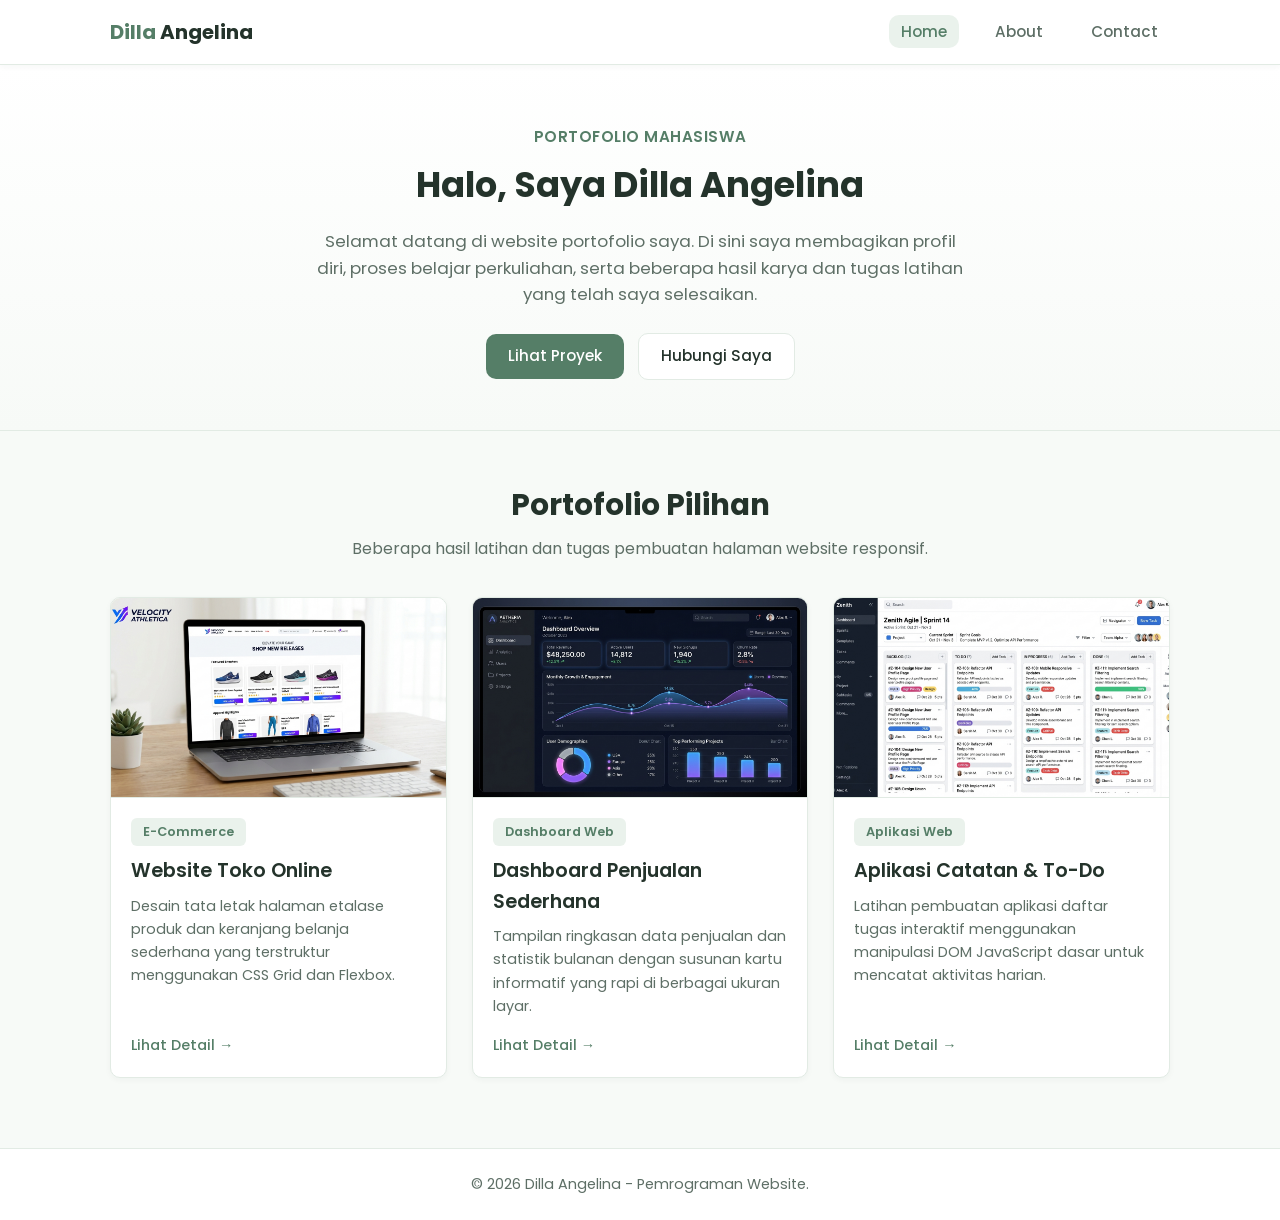
<file: index.html>
<!doctype html>
<html lang="id">
  <head>
    <meta charset="UTF-8" />
    <meta name="viewport" content="width=device-width, initial-scale=1.0" />
    <meta
      name="description"
      content="Portofolio Dilla Angelina - Mahasiswa Web Development. Kumpulan tugas dan proyek latihan website responsif."
    />
    <title>Dilla Angelina | Portofolio Web</title>
    <link rel="stylesheet" href="style.css" />
  </head>
  <body>
    <!-- ==================== NAVBAR (FLEXBOX) ==================== -->
    <header class="header-nav">
      <div class="container">
        <nav class="navbar">
          <!-- Logo / Nama Brand -->
          <a href="index.html" class="brand-logo"
            >Dilla <span>Angelina</span></a
          >

          <!-- Menu Navigasi (Flexbox) -->
          <ul class="nav-links">
            <li><a href="index.html" class="nav-link active">Home</a></li>
            <li><a href="about.html" class="nav-link">About</a></li>
            <li><a href="contact.html" class="nav-link">Contact</a></li>
          </ul>
        </nav>
      </div>
    </header>

    <!-- ==================== KONTEN UTAMA ==================== -->
    <main>
      <!-- Hero Section: Perkenalan Singkat -->
      <section class="hero-section">
        <div class="container">
          <div class="hero-subtitle">Portofolio Mahasiswa</div>
          <h1 class="hero-title">Halo, Saya Dilla Angelina</h1>
          <p class="hero-desc">
            Selamat datang di website portofolio saya. Di sini saya membagikan
            profil diri, proses belajar perkuliahan, serta beberapa hasil karya
            dan tugas latihan yang telah saya selesaikan.
          </p>
          <div class="hero-actions">
            <a href="#projects" class="btn btn-primary">Lihat Proyek</a>
            <a href="contact.html" class="btn btn-secondary">Hubungi Saya</a>
          </div>
        </div>
      </section>

      <!-- Projects Section: Grid 3 Card (CSS Grid) -->
      <section class="projects-section" id="projects">
        <div class="container">
          <!-- Header Bagian Proyek -->
          <div class="section-header">
            <h2 class="section-title">Portofolio Pilihan</h2>
            <p class="section-desc">
              Beberapa hasil latihan dan tugas pembuatan halaman website
              responsif.
            </p>
          </div>

          <!-- Portofolio Grid: 
             - Desktop: 3 kolom
             - Tablet: 2 kolom
             - Mobile: 1 kolom 
        -->
          <div class="portfolio-grid">
            <!-- Card Proyek 1 -->
            <article class="project-card">
              <img
                src="assets/project-ecommerce.jpg"
                alt="Mockup Halaman Toko Online"
                class="project-img"
              />
              <div class="project-body">
                <span class="project-category">E-Commerce</span>
                <h3 class="project-title">Website Toko Online</h3>
                <p class="project-desc">
                  Desain tata letak halaman etalase produk dan keranjang belanja
                  sederhana yang terstruktur menggunakan CSS Grid dan Flexbox.
                </p>
                <a href="contact.html" class="project-link"
                  >Lihat Detail &rarr;</a
                >
              </div>
            </article>

            <!-- Card Proyek 2 -->
            <article class="project-card">
              <img
                src="assets/project-dashboard.jpg"
                alt="Mockup Dashboard Penjualan"
                class="project-img"
              />
              <div class="project-body">
                <span class="project-category">Dashboard Web</span>
                <h3 class="project-title">Dashboard Penjualan Sederhana</h3>
                <p class="project-desc">
                  Tampilan ringkasan data penjualan dan statistik bulanan dengan
                  susunan kartu informatif yang rapi di berbagai ukuran layar.
                </p>
                <a href="contact.html" class="project-link"
                  >Lihat Detail &rarr;</a
                >
              </div>
            </article>

            <!-- Card Proyek 3 -->
            <article class="project-card">
              <img
                src="assets/project-taskapp.jpg"
                alt="Mockup Aplikasi To-Do List"
                class="project-img"
              />
              <div class="project-body">
                <span class="project-category">Aplikasi Web</span>
                <h3 class="project-title">Aplikasi Catatan & To-Do</h3>
                <p class="project-desc">
                  Latihan pembuatan aplikasi daftar tugas interaktif menggunakan
                  manipulasi DOM JavaScript dasar untuk mencatat aktivitas
                  harian.
                </p>
                <a href="contact.html" class="project-link"
                  >Lihat Detail &rarr;</a
                >
              </div>
            </article>
          </div>
        </div>
      </section>
    </main>

    <!-- ==================== FOOTER ==================== -->
    <footer class="site-footer">
      <div class="container">
        <p>&copy; 2026 Dilla Angelina - Pemrograman Website.</p>
      </div>
    </footer>
  </body>
</html>
</file>
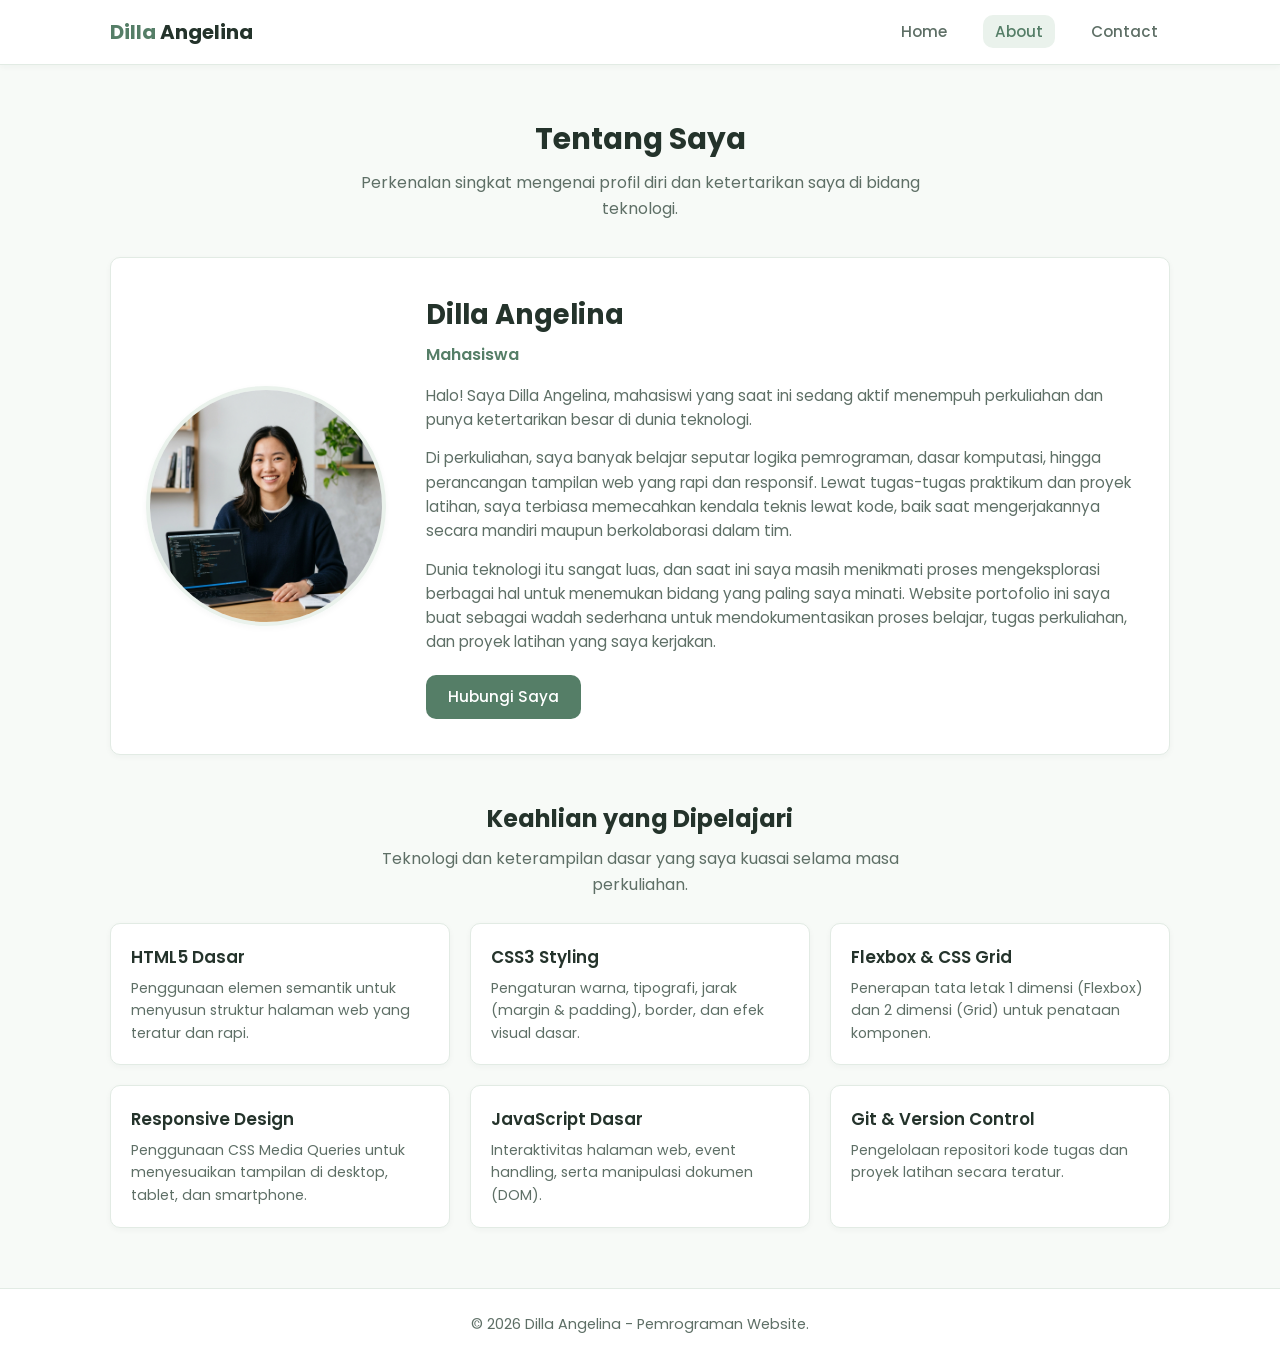
<file: about.html>
<!doctype html>
<html lang="id">
  <head>
    <meta charset="UTF-8" />
    <meta name="viewport" content="width=device-width, initial-scale=1.0" />
    <meta
      name="description"
      content="Tentang Dilla Angelina - Profil, latar belakang, dan keahlian web development."
    />
    <title>Tentang Saya | Dilla Angelina</title>
    <link rel="stylesheet" href="style.css" />
  </head>
  <body>
    <!-- ==================== NAVBAR (FLEXBOX) ==================== -->
    <header class="header-nav">
      <div class="container">
        <nav class="navbar">
          <!-- Logo / Nama Brand -->
          <a href="index.html" class="brand-logo"
            >Dilla <span>Angelina</span></a
          >

          <!-- Menu Navigasi (Flexbox) -->
          <ul class="nav-links">
            <li><a href="index.html" class="nav-link">Home</a></li>
            <li><a href="about.html" class="nav-link active">About</a></li>
            <li><a href="contact.html" class="nav-link">Contact</a></li>
          </ul>
        </nav>
      </div>
    </header>

    <!-- ==================== KONTEN UTAMA ==================== -->
    <main>
      <section class="about-section">
        <div class="container">
          <!-- Header Bagian -->
          <div class="section-header">
            <h1 class="section-title">Tentang Saya</h1>
            <p class="section-desc">
              Perkenalan singkat mengenai profil diri dan ketertarikan saya di
              bidang teknologi.
            </p>
          </div>

          <!-- ==================== FOTO + DESKRIPSI (MENGGUNAKAN FLEXBOX) ==================== -->
          <div class="about-flex-container">
            <!-- Foto Profil (Kiri) -->
            <div class="about-photo-wrapper">
              <img
                src="assets/profile.jpg"
                alt="Foto Profil Dilla Angelina"
                class="about-photo"
              />
            </div>

            <!-- Deskripsi Diri (Kanan) -->
            <div class="about-text-content">
              <h2 class="about-name">Dilla Angelina</h2>
              <div class="about-role">Mahasiswa</div>

              <p class="about-paragraph">
                Halo! Saya Dilla Angelina, mahasiswi yang saat ini sedang aktif
                menempuh perkuliahan dan punya ketertarikan besar di dunia
                teknologi.
              </p>

              <p class="about-paragraph">
                Di perkuliahan, saya banyak belajar seputar logika pemrograman,
                dasar komputasi, hingga perancangan tampilan web yang rapi dan
                responsif. Lewat tugas-tugas praktikum dan proyek latihan, saya
                terbiasa memecahkan kendala teknis lewat kode, baik saat
                mengerjakannya secara mandiri maupun berkolaborasi dalam tim.
              </p>

              <p class="about-paragraph">
                Dunia teknologi itu sangat luas, dan saat ini saya masih
                menikmati proses mengeksplorasi berbagai hal untuk menemukan
                bidang yang paling saya minati. Website portofolio ini saya buat
                sebagai wadah sederhana untuk mendokumentasikan proses belajar,
                tugas perkuliahan, dan proyek latihan yang saya kerjakan.
              </p>

              <div style="margin-top: 20px">
                <a href="contact.html" class="btn btn-primary">Hubungi Saya</a>
              </div>
            </div>
          </div>

          <!-- Bagian Keahlian / Kompetensi -->
          <div class="skills-section">
            <div class="section-header" style="margin-bottom: 25px">
              <h2 class="section-title" style="font-size: 1.5rem">
                Keahlian yang Dipelajari
              </h2>
              <p class="section-desc">
                Teknologi dan keterampilan dasar yang saya kuasai selama masa
                perkuliahan.
              </p>
            </div>

            <div class="skills-grid">
              <div class="skill-card">
                <h3 class="skill-title">HTML5 Dasar</h3>
                <p class="skill-desc">
                  Penggunaan elemen semantik untuk menyusun struktur halaman web
                  yang teratur dan rapi.
                </p>
              </div>

              <div class="skill-card">
                <h3 class="skill-title">CSS3 Styling</h3>
                <p class="skill-desc">
                  Pengaturan warna, tipografi, jarak (margin & padding), border,
                  dan efek visual dasar.
                </p>
              </div>

              <div class="skill-card">
                <h3 class="skill-title">Flexbox & CSS Grid</h3>
                <p class="skill-desc">
                  Penerapan tata letak 1 dimensi (Flexbox) dan 2 dimensi (Grid)
                  untuk penataan komponen.
                </p>
              </div>

              <div class="skill-card">
                <h3 class="skill-title">Responsive Design</h3>
                <p class="skill-desc">
                  Penggunaan CSS Media Queries untuk menyesuaikan tampilan di
                  desktop, tablet, dan smartphone.
                </p>
              </div>

              <div class="skill-card">
                <h3 class="skill-title">JavaScript Dasar</h3>
                <p class="skill-desc">
                  Interaktivitas halaman web, event handling, serta manipulasi
                  dokumen (DOM).
                </p>
              </div>

              <div class="skill-card">
                <h3 class="skill-title">Git & Version Control</h3>
                <p class="skill-desc">
                  Pengelolaan repositori kode tugas dan proyek latihan secara
                  teratur.
                </p>
              </div>
            </div>
          </div>
        </div>
      </section>
    </main>

    <!-- ==================== FOOTER ==================== -->
    <footer class="site-footer">
      <div class="container">
        <p>&copy; 2026 Dilla Angelina - Pemrograman Website.</p>
      </div>
    </footer>
  </body>
</html>
</file>
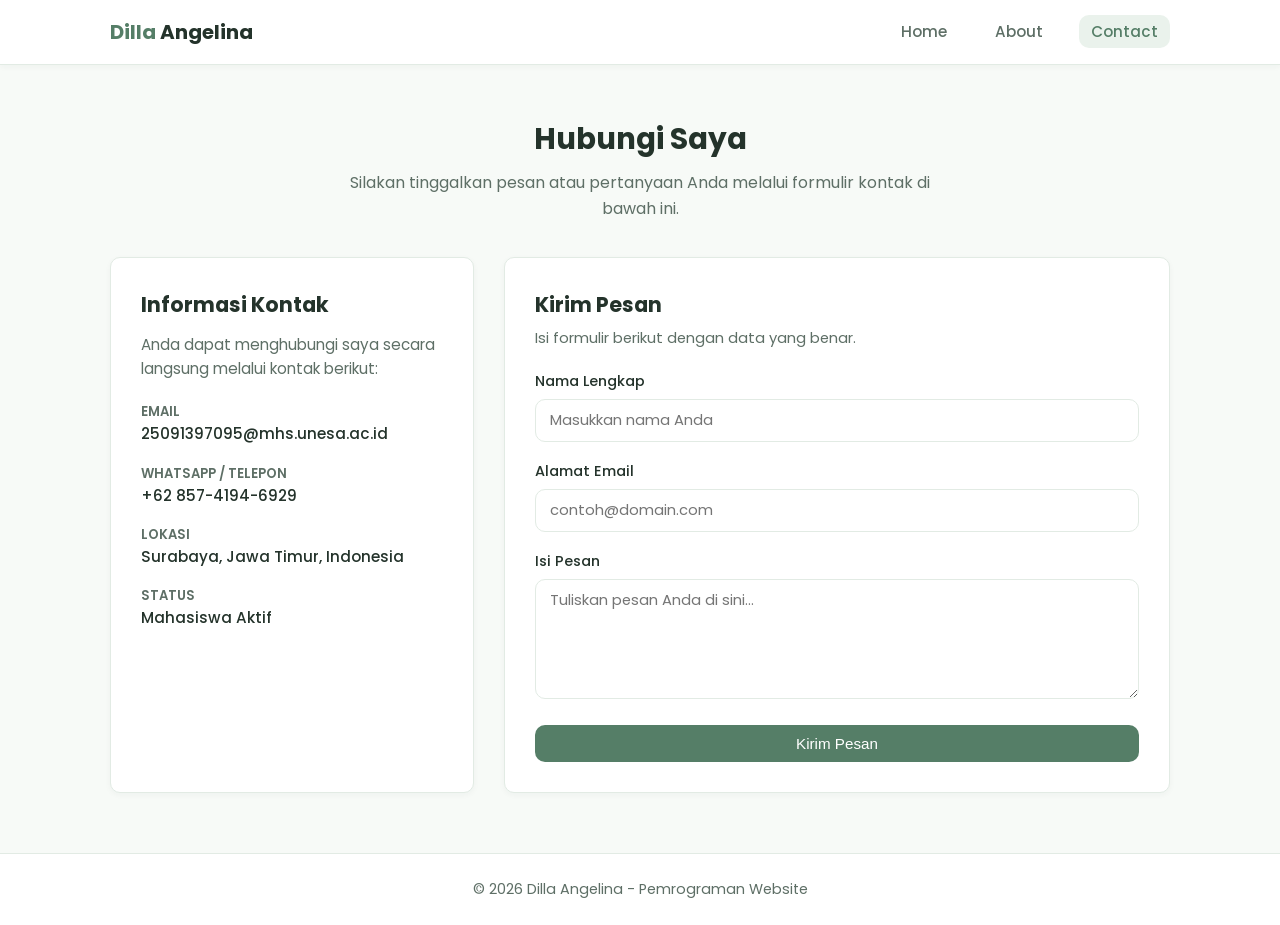
<file: contact.html>
<!doctype html>
<html lang="id">
  <head>
    <meta charset="UTF-8" />
    <meta name="viewport" content="width=device-width, initial-scale=1.0" />
    <meta
      name="description"
      content="Hubungi Dilla Angelina - Formulir kontak dan informasi komunikasi."
    />
    <title>Hubungi Saya | Dilla Angelina</title>
    <link rel="stylesheet" href="style.css" />
  </head>
  <body>
    <!-- ==================== NAVBAR (FLEXBOX) ==================== -->
    <header class="header-nav">
      <div class="container">
        <nav class="navbar">
          <!-- Logo / Nama Brand -->
          <a href="index.html" class="brand-logo"
            >Dilla <span>Angelina</span></a
          >

          <!-- Menu Navigasi (Flexbox) -->
          <ul class="nav-links">
            <li><a href="index.html" class="nav-link">Home</a></li>
            <li><a href="about.html" class="nav-link">About</a></li>
            <li><a href="contact.html" class="nav-link active">Contact</a></li>
          </ul>
        </nav>
      </div>
    </header>

    <!-- ==================== KONTEN UTAMA ==================== -->
    <main>
      <section class="contact-section">
        <div class="container">
          <!-- Header Bagian Kontak -->
          <div class="section-header">
            <h1 class="section-title">Hubungi Saya</h1>
            <p class="section-desc">
              Silakan tinggalkan pesan atau pertanyaan Anda melalui formulir
              kontak di bawah ini.
            </p>
          </div>

          <!-- Layout Kontak (Info Kontak + Formulir) -->
          <div class="contact-layout">
            <!-- Kolom Kiri: Informasi Kontak -->
            <div class="contact-info">
              <h3>Informasi Kontak</h3>
              <p>
                Anda dapat menghubungi saya secara langsung melalui kontak
                berikut:
              </p>

              <div class="info-item">
                <div class="info-label">Email</div>
                <div class="info-val">25091397095@mhs.unesa.ac.id</div>
              </div>

              <div class="info-item">
                <div class="info-label">WhatsApp / Telepon</div>
                <div class="info-val">+62 857-4194-6929</div>
              </div>

              <div class="info-item">
                <div class="info-label">Lokasi</div>
                <div class="info-val">Surabaya, Jawa Timur, Indonesia</div>
              </div>

              <div class="info-item">
                <div class="info-label">Status</div>
                <div class="info-val">Mahasiswa Aktif</div>
              </div>
            </div>

            <!-- Kolom Kanan: Formulir Kontak (Nama, Email, Pesan) -->
            <div class="contact-form-card">
              <h3>Kirim Pesan</h3>
              <p>Isi formulir berikut dengan data yang benar.</p>

              <!-- Alert Sukses (Akan tampil setelah submit) -->
              <div id="alertSuccess" class="alert-success">
                Pesan Anda berhasil dikirim! Terima kasih telah menghubungi
                saya.
              </div>

              <form id="contactForm" action="#" method="POST">
                <!-- Input Nama -->
                <div class="form-group">
                  <label for="name" class="form-label">Nama Lengkap</label>
                  <input
                    type="text"
                    id="name"
                    name="name"
                    class="form-input"
                    placeholder="Masukkan nama Anda"
                    required
                  />
                </div>

                <!-- Input Email -->
                <div class="form-group">
                  <label for="email" class="form-label">Alamat Email</label>
                  <input
                    type="email"
                    id="email"
                    name="email"
                    class="form-input"
                    placeholder="contoh@domain.com"
                    required
                  />
                </div>

                <!-- Input Pesan -->
                <div class="form-group">
                  <label for="message" class="form-label">Isi Pesan</label>
                  <textarea
                    id="message"
                    name="message"
                    class="form-textarea"
                    placeholder="Tuliskan pesan Anda di sini..."
                    required
                  ></textarea>
                </div>

                <!-- Tombol Submit -->
                <button
                  type="submit"
                  class="btn btn-primary"
                  style="width: 100%"
                >
                  Kirim Pesan
                </button>
              </form>
            </div>
          </div>
        </div>
      </section>
    </main>

    <!-- ==================== FOOTER ==================== -->
    <footer class="site-footer">
      <div class="container">
        <p>&copy; 2026 Dilla Angelina - Pemrograman Website</p>
      </div>
    </footer>

    <!-- JavaScript Sederhana untuk Validasi & Notifikasi Form -->
    <script>
      const form = document.getElementById("contactForm");
      const alertBox = document.getElementById("alertSuccess");

      if (form) {
        form.addEventListener("submit", function (e) {
          e.preventDefault(); // Mencegah reload halaman

          // Tampilkan pesan sukses
          alertBox.style.display = "block";

          // Kosongkan formulir
          form.reset();

          // Sembunyikan pesan setelah 5 detik
          setTimeout(function () {
            alertBox.style.display = "none";
          }, 5000);
        });
      }
    </script>
  </body>
</html>
</file>
<file: style.css>
@import url('https://fonts.googleapis.com/css2?family=Poppins:wght@300;400;500;600;700&display=swap');

:root {
  --primary-color: #557e67;
  --primary-hover: #436653;
  --primary-light: #eaf2ec;
  --text-dark: #24332b;
  --text-muted: #5e6f66;
  --bg-page: #f7faf7;
  --bg-card: #ffffff;
  --border-color: #e2ebe4;
  --shadow-sm: 0 2px 6px rgba(36, 51, 43, 0.04);
  --shadow-md: 0 6px 20px rgba(36, 51, 43, 0.08);
  --radius: 10px;
  --transition: all 0.3s ease;
}

* {
  margin: 0;
  padding: 0;
  box-sizing: border-box;
}

body {
  font-family: 'Poppins', sans-serif;
  background-color: var(--bg-page);
  color: var(--text-dark);
  line-height: 1.6;
  min-height: 100vh;
  display: flex;
  flex-direction: column;
}

main {
  flex: 1;
}

a {
  text-decoration: none;
  color: inherit;
  transition: var(--transition);
}

ul {
  list-style: none;
}

img {
  max-width: 100%;
  height: auto;
  display: block;
}

.container {
  max-width: 1100px;
  margin: 0 auto;
  padding: 0 20px;
}

.header-nav {
  background-color: rgba(255, 255, 255, 0.95);
  backdrop-filter: blur(8px);
  border-bottom: 1px solid var(--border-color);
  position: sticky;
  top: 0;
  z-index: 100;
  box-shadow: var(--shadow-sm);
}

.navbar {
  display: flex;
  justify-content: space-between;
  align-items: center;
  padding: 16px 0;
}

.brand-logo {
  font-size: 1.25rem;
  font-weight: 700;
  color: var(--primary-color);
}

.brand-logo span {
  color: var(--text-dark);
}

.nav-links {
  display: flex;
  gap: 24px;
}

.nav-link {
  font-size: 0.95rem;
  font-weight: 500;
  color: var(--text-muted);
  padding: 6px 12px;
  border-radius: var(--radius);
}

.nav-link:hover,
.nav-link.active {
  color: var(--primary-color);
  background-color: var(--primary-light);
}

.menu-toggle {
  display: none;
  background: none;
  border: 1px solid var(--border-color);
  padding: 6px 10px;
  border-radius: var(--radius);
  font-size: 1.2rem;
  cursor: pointer;
  color: var(--text-dark);
}

.btn {
  display: inline-block;
  padding: 10px 22px;
  font-size: 0.95rem;
  font-weight: 500;
  border-radius: var(--radius);
  cursor: pointer;
  border: none;
  transition: var(--transition);
}

.btn-primary {
  background-color: var(--primary-color);
  color: #ffffff;
}

.btn-primary:hover {
  background-color: var(--primary-hover);
}

.btn-secondary {
  background-color: #ffffff;
  color: var(--text-dark);
  border: 1px solid var(--border-color);
  margin-left: 10px;
}

.btn-secondary:hover {
  background-color: var(--primary-light);
  color: var(--primary-color);
  border-color: var(--border-color);
}

.section-header {
  text-align: center;
  margin-bottom: 35px;
}

.section-title {
  font-size: 1.85rem;
  font-weight: 700;
  color: var(--text-dark);
  margin-bottom: 8px;
}

.section-desc {
  font-size: 1rem;
  color: var(--text-muted);
  max-width: 600px;
  margin: 0 auto;
}

.hero-section {
  padding: 60px 0 50px 0;
  text-align: center;
  background: linear-gradient(180deg, #ffffff 0%, var(--bg-page) 100%);
  border-bottom: 1px solid var(--border-color);
}

.hero-subtitle {
  color: var(--primary-color);
  font-weight: 600;
  font-size: 0.95rem;
  margin-bottom: 8px;
  text-transform: uppercase;
  letter-spacing: 0.5px;
}

.hero-title {
  font-size: 2.2rem;
  font-weight: 700;
  color: var(--text-dark);
  margin-bottom: 14px;
}

.hero-desc {
  font-size: 1.05rem;
  color: var(--text-muted);
  max-width: 650px;
  margin: 0 auto 25px auto;
}

.projects-section {
  padding: 50px 0 70px 0;
}

.portfolio-grid {
  display: grid;
  grid-template-columns: repeat(3, 1fr);
  gap: 25px;
}

.project-card {
  background-color: var(--bg-card);
  border: 1px solid var(--border-color);
  border-radius: var(--radius);
  overflow: hidden;
  box-shadow: var(--shadow-sm);
  transition: var(--transition);
  display: flex;
  flex-direction: column;
}

.project-card:hover {
  transform: translateY(-4px);
  box-shadow: var(--shadow-md);
  border-color: #cad9ce;
}

.project-img {
  width: 100%;
  height: 200px;
  object-fit: cover;
  border-bottom: 1px solid var(--border-color);
}

.project-body {
  padding: 20px;
  display: flex;
  flex-direction: column;
  flex-grow: 1;
}

.project-category {
  font-size: 0.8rem;
  font-weight: 600;
  color: var(--primary-color);
  background-color: var(--primary-light);
  display: inline-block;
  padding: 4px 12px;
  border-radius: 6px;
  margin-bottom: 10px;
  align-self: flex-start;
}

.project-title {
  font-size: 1.2rem;
  font-weight: 600;
  margin-bottom: 8px;
  color: var(--text-dark);
}

.project-desc {
  font-size: 0.9rem;
  color: var(--text-muted);
  margin-bottom: 16px;
  flex-grow: 1;
}

.project-link {
  font-size: 0.9rem;
  font-weight: 500;
  color: var(--primary-color);
}

.project-link:hover {
  text-decoration: underline;
}

.about-section {
  padding: 50px 0 60px 0;
}

.about-flex-container {
  display: flex;
  align-items: center;
  gap: 40px;
  background-color: var(--bg-card);
  padding: 35px;
  border-radius: var(--radius);
  border: 1px solid var(--border-color);
  box-shadow: var(--shadow-sm);
  margin-bottom: 45px;
}

.about-photo-wrapper {
  flex-shrink: 0;
}

.about-photo {
  width: 240px;
  height: 240px;
  border-radius: 50%;
  object-fit: cover;
  border: 4px solid var(--primary-light);
  box-shadow: var(--shadow-sm);
}

.about-text-content {
  flex: 1;
}

.about-name {
  font-size: 1.7rem;
  font-weight: 700;
  color: var(--text-dark);
  margin-bottom: 6px;
}

.about-role {
  font-size: 1rem;
  color: var(--primary-color);
  font-weight: 600;
  margin-bottom: 16px;
}

.about-paragraph {
  font-size: 0.95rem;
  color: var(--text-muted);
  margin-bottom: 14px;
}

.skills-section {
  margin-top: 20px;
}

.skills-grid {
  display: grid;
  grid-template-columns: repeat(3, 1fr);
  gap: 20px;
}

.skill-card {
  background-color: var(--bg-card);
  padding: 20px;
  border: 1px solid var(--border-color);
  border-radius: var(--radius);
  box-shadow: var(--shadow-sm);
  transition: var(--transition);
}

.skill-card:hover {
  border-color: #cad9ce;
  transform: translateY(-2px);
}

.skill-title {
  font-size: 1.05rem;
  font-weight: 600;
  color: var(--text-dark);
  margin-bottom: 6px;
}

.skill-desc {
  font-size: 0.88rem;
  color: var(--text-muted);
}

.contact-section {
  padding: 50px 0 60px 0;
}

.contact-layout {
  display: flex;
  gap: 30px;
}

.contact-info {
  flex: 1;
  background-color: var(--bg-card);
  padding: 30px;
  border-radius: var(--radius);
  border: 1px solid var(--border-color);
  box-shadow: var(--shadow-sm);
}

.contact-info h3 {
  font-size: 1.3rem;
  margin-bottom: 12px;
}

.contact-info p {
  font-size: 0.95rem;
  color: var(--text-muted);
  margin-bottom: 20px;
}

.info-item {
  margin-bottom: 16px;
}

.info-label {
  font-size: 0.82rem;
  font-weight: 600;
  color: var(--text-muted);
  text-transform: uppercase;
}

.info-val {
  font-size: 0.95rem;
  font-weight: 500;
  color: var(--text-dark);
}

.contact-form-card {
  flex: 2;
  background-color: var(--bg-card);
  padding: 30px;
  border-radius: var(--radius);
  border: 1px solid var(--border-color);
  box-shadow: var(--shadow-sm);
}

.contact-form-card h3 {
  font-size: 1.3rem;
  margin-bottom: 6px;
}

.contact-form-card p {
  font-size: 0.92rem;
  color: var(--text-muted);
  margin-bottom: 20px;
}

.form-group {
  margin-bottom: 18px;
}

.form-label {
  display: block;
  font-size: 0.9rem;
  font-weight: 500;
  color: var(--text-dark);
  margin-bottom: 6px;
}

.form-input,
.form-textarea {
  width: 100%;
  padding: 10px 14px;
  font-family: inherit;
  font-size: 0.92rem;
  border: 1px solid var(--border-color);
  border-radius: var(--radius);
  background-color: #ffffff;
  color: var(--text-dark);
  outline: none;
  transition: var(--transition);
}

.form-input:focus,
.form-textarea:focus {
  border-color: var(--primary-color);
  box-shadow: 0 0 0 3px rgba(85, 126, 103, 0.18);
}

.form-textarea {
  resize: vertical;
  min-height: 120px;
}

.alert-success {
  display: none;
  background-color: #eaf5ee;
  color: #27583a;
  border: 1px solid #bce1c9;
  padding: 12px 16px;
  border-radius: var(--radius);
  font-size: 0.92rem;
  margin-bottom: 18px;
}

.site-footer {
  background-color: #ffffff;
  border-top: 1px solid var(--border-color);
  padding: 24px 0;
  text-align: center;
  font-size: 0.9rem;
  color: var(--text-muted);
  margin-top: auto;
}


@media (max-width: 768px) {
  .portfolio-grid {
    grid-template-columns: repeat(2, 1fr);
    gap: 20px;
  }

  .skills-grid {
    grid-template-columns: repeat(2, 1fr);
  }

  .about-flex-container {
    flex-direction: column;
    text-align: center;
    padding: 25px;
  }

  .about-photo {
    width: 180px;
    height: 180px;
  }

  .contact-layout {
    flex-direction: column;
  }

  .hero-title {
    font-size: 1.8rem;
  }
}

@media (max-width: 480px) {
  .portfolio-grid {
    grid-template-columns: 1fr;
  }

  .skills-grid {
    grid-template-columns: 1fr;
  }

  .navbar {
    flex-direction: column;
    gap: 12px;
  }

  .nav-links {
    gap: 10px;
    width: 100%;
    justify-content: center;
    flex-wrap: wrap;
  }

  .nav-link {
    font-size: 0.88rem;
    padding: 5px 10px;
  }

  .hero-section {
    padding: 40px 0 35px 0;
  }

  .hero-title {
    font-size: 1.5rem;
  }

  .hero-actions .btn {
    display: block;
    width: 100%;
    margin: 8px 0;
  }

  .hero-actions .btn-secondary {
    margin-left: 0;
  }
}
</file>
